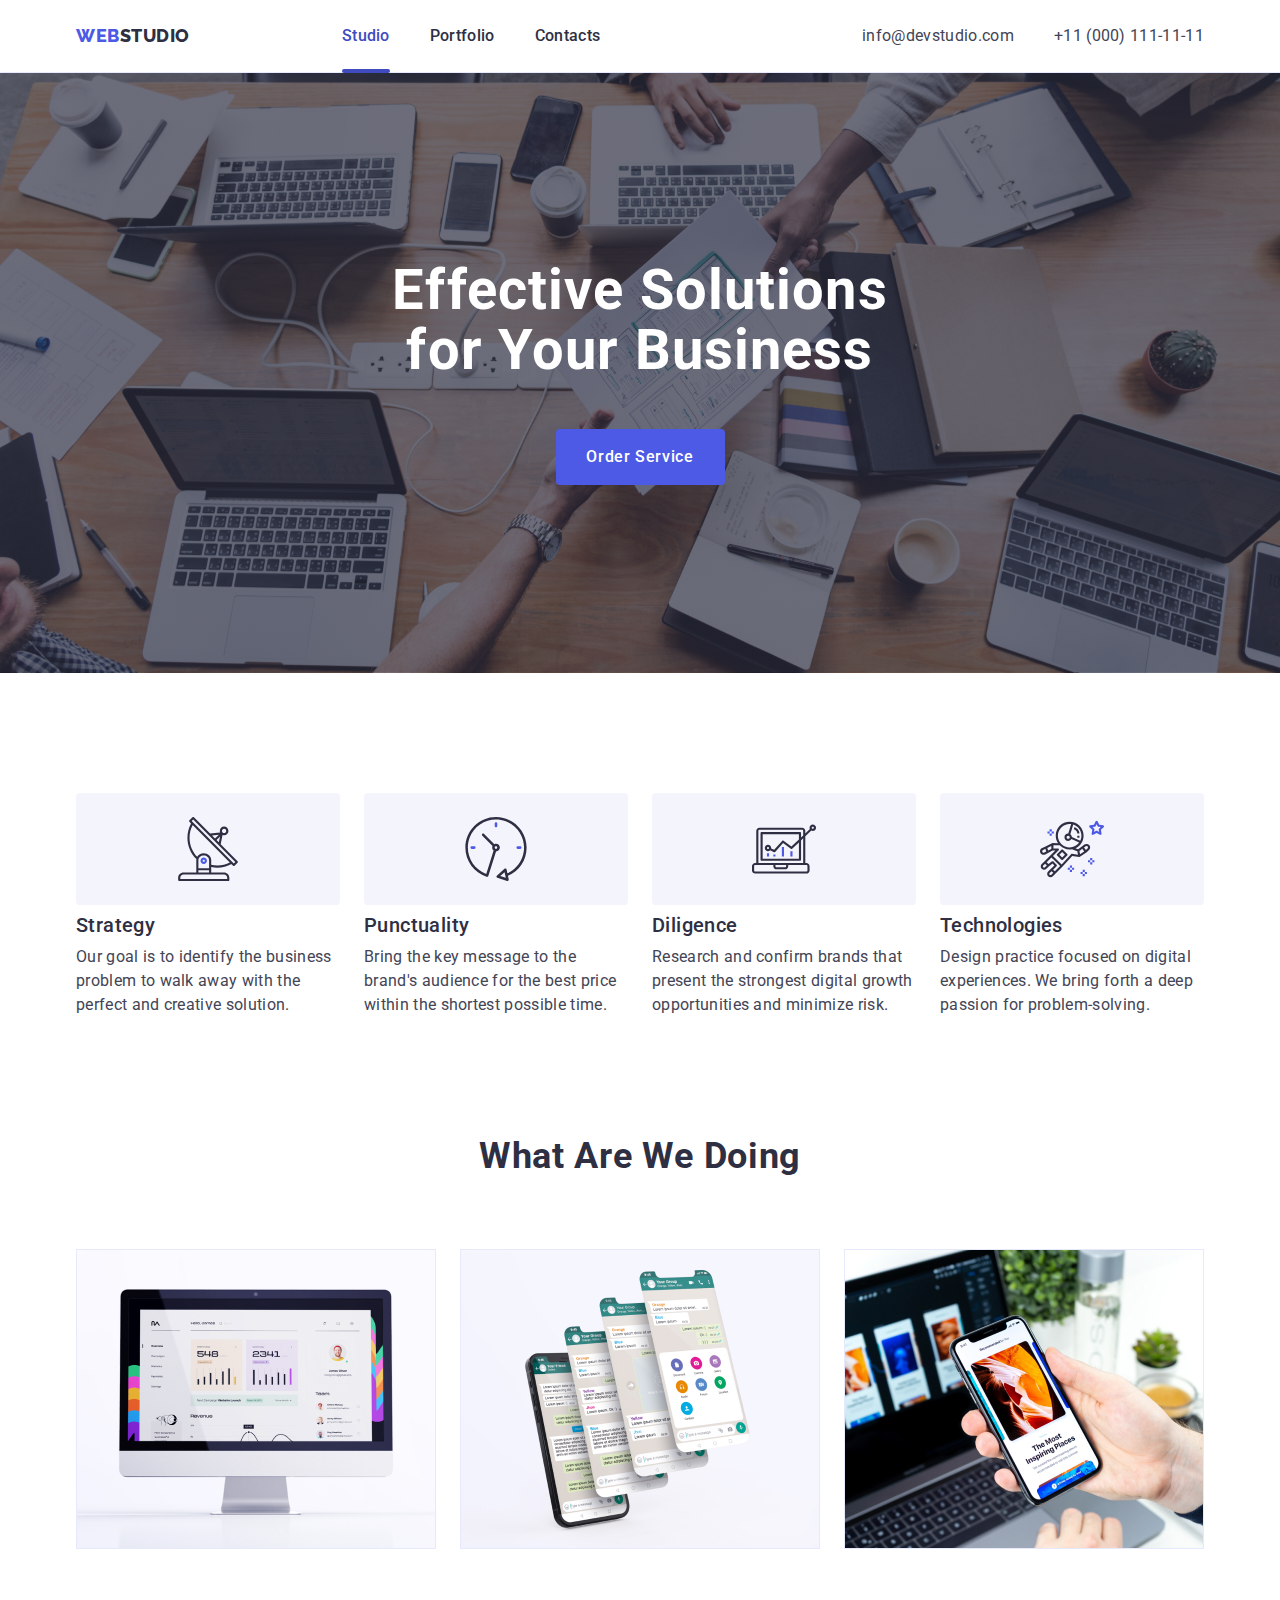
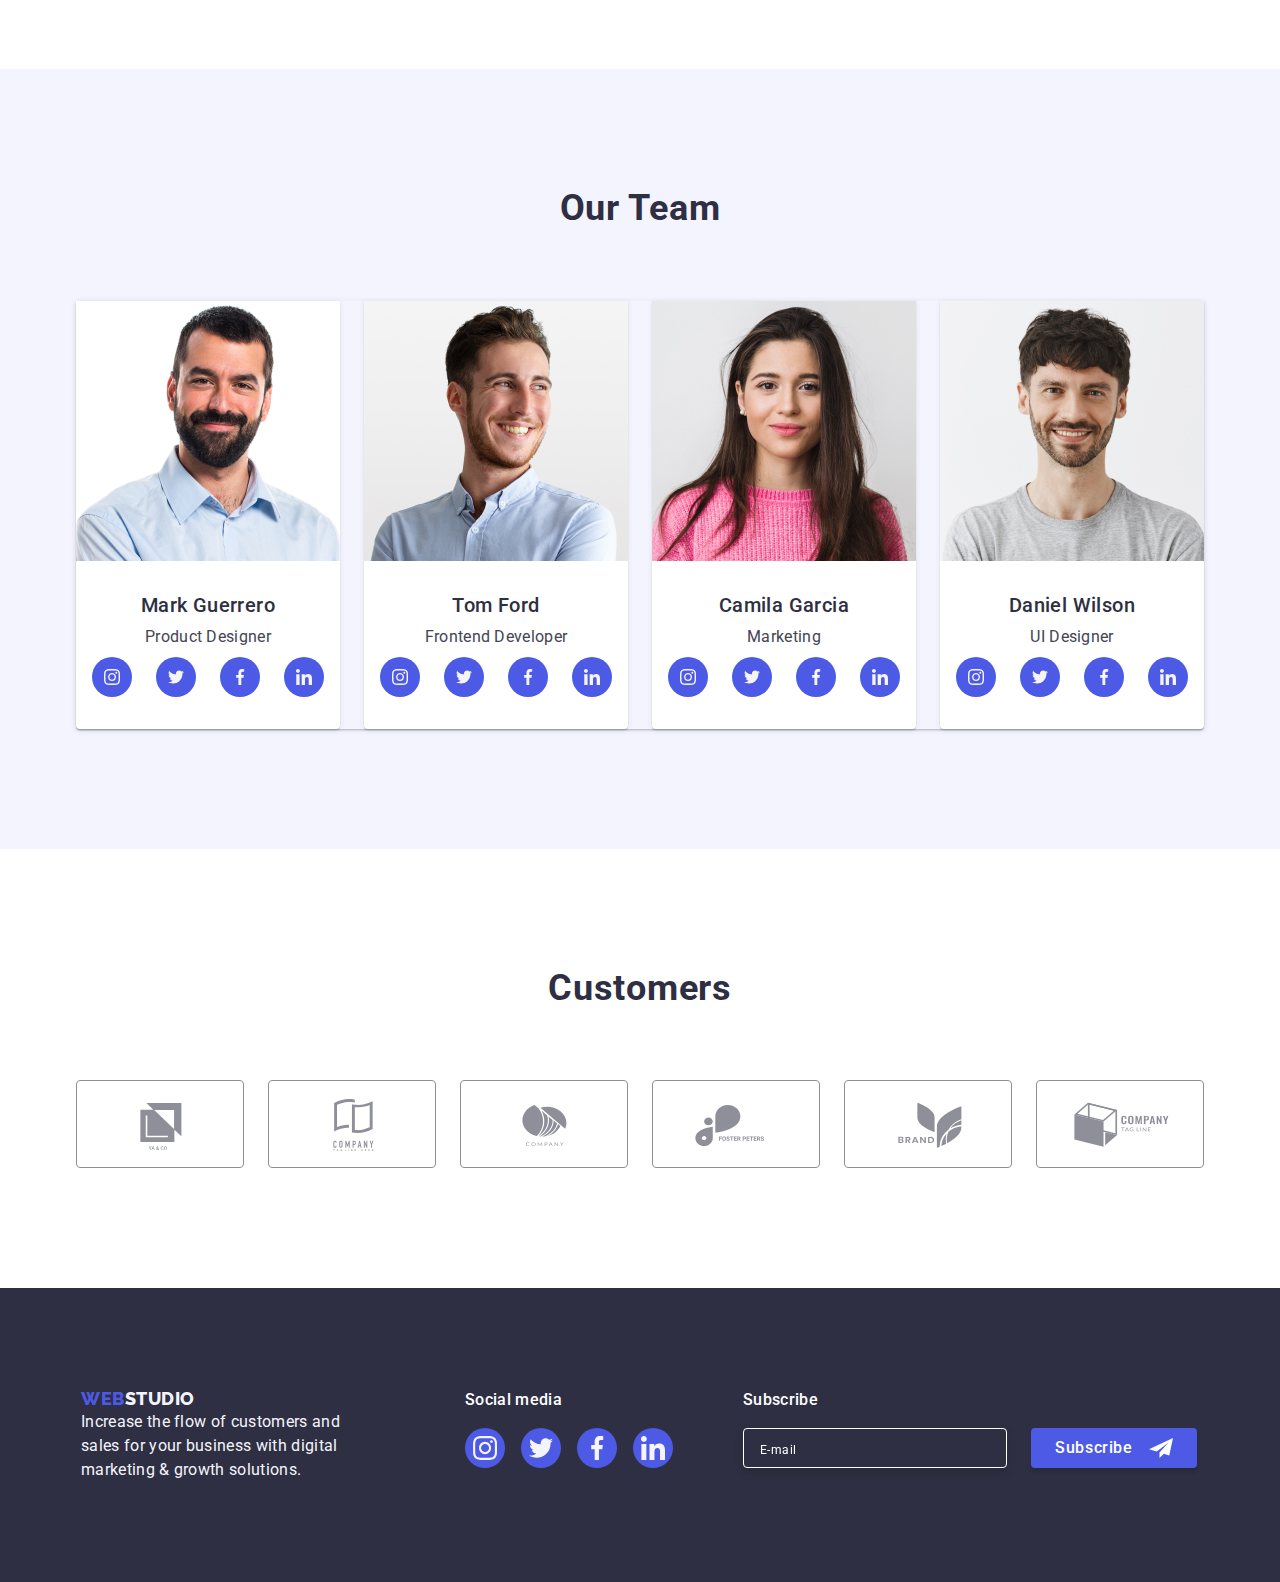
<file: index.html>
<!DOCTYPE html>
 <html lang="en">
 <head>
    <meta charset="UTF-8">
    <meta http-equiv="X-UA-Compatible" content= "IE=edge">
    <meta name="viewport" content="width=device-width, initial-scale=1.0">
    <title>document</title>
   <link
      rel="stylesheet"
      href="https://cdn.jsdelivr.net/npm/modern-normalize@1.1.0/modern-normalize.min.css"
    />
    <link rel="preconnect" href="https://fonts.googleapis.com" />
    <link rel="preconnect" href="https://fonts.gstatic.com" crossorigin />
    <link
      href="https://fonts.googleapis.com/css2?family=Raleway:wght@800&family=Roboto:wght@400;500;700&display=swap"
      rel="stylesheet" />
      <link rel="stylesheet" href="./css/styles.css"/>
      
 </head>
 <body class="body">
    <header class="top-line-body"> 
      <div class="container top-line-body-container">
      <nav class="nav-logo-class"><a class="logo-class-portfolio link "
          href="./index.html">Web<span class="stydio-header-color link ">Studio</span></a>
      <ul class="menu-nav-header list" >
         
      <li class="studio-header-portfolio-link list"><a class="studio-header-portfolio active link" href="./index.html">Studio</a></li>
      <li class="studio-header-portfolio-link list"><a class="studio-header-portfolio link" href="./portfolio.html">Portfolio </a></li>
      <li class="studio-header-portfolio-link list"><a class="studio-header-portfolio link" href="">Contacts</a></li>
       </ul>
       </nav>
        <address class="address-header-address link">
     
      <ul class="address-header-address list"> 

      
         <li class="mail-address-header-address link"> <a class="mail-tel-address-header-address link" href="mailto:info@devstudio.com">info@devstudio.com</a></li>
         <li class="tel-address-header-address link"> <a class="mail-tel-address-header-address link" href="tel:+110001111111">+11 (000) 111-11-11</a></li>
      </ul>
       </address>
       
     </div>
     </header>
                <!--section one    -->
     <main>
     
        <section class="hero-image" >
          <div class="container">
           <h1 class="hero-text" >Effective Solutions for Your Business
            </h1>
          <button  class="button-one"
            type="button" data-modal-open >Order Service
       </button>
      </div>
        </section>
     
                      <!-- section two-->
     <section class="cection-two-cection">
      <div class="container ">
      <h2 class="content-our-actions-title" hidden>Our actions</h2>     
      <ul class="content-our-list list"> 
        <li class="feature-li-feature" >
          <div class="content-our-actions-item-icon">
          <svg class="content-our-actions-icon " width="64" height="64">
              <use href="./images/icon.svg#icon-antenna-1"></use>
            </svg>
         
          </div>
         
            <h3 class="strategy-our-actions" >Strategy</h3>
            <p class="strategy-text-our-actions" >Our goal is to identify the business
            problem to walk away with the perfect and creative solution.
           </p>
         
        </li>
      
      
       
        <li class="feature-li-feature" >
          <div class="content-our-actions-item-icon">
           <svg class="content-our-actions-icon" width="64" height="64">
              <use href="./images/icon.svg#icon-clock-1"></use>
            </svg>
          
            </div>
           <h3 class="strategy-our-actions" >Punctuality</h3>
            <p class="strategy-text-our-actions" >Bring the key message to the brand's audience 
                for the best price within the
                 shortest possible time.
            </p>
         
        </li>
     
      
        <li class="feature-li-feature">
          <div class="content-our-actions-item-icon">
            <svg class="content-our-actions-icon" width="64" height="64">
              <use href="./images/icon.svg#icon-diagram-1"></use>
            </svg>
         
          </div>
          <h3 class="strategy-our-actions" >Diligence</h3>
            <p class="strategy-text-our-actions" > Research and confirm brands that present the
               strongest digital growth opportunities and minimize risk.
            </p>
        
        </li>
     
     
        <li class="feature-li-feature" >
          <div class="content-our-actions-item-icon">
           <svg class="content-our-actions-icon" width="64" height="64">
              <use href="./images/icon.svg#icon-astronaut-1"></use>
            </svg>
          
          </div>
           <h3 class="strategy-our-actions" >Technologies</h3>
               <p class="strategy-text-our-actions" >Design practice focused on digital experiences.
                 We bring forth a deep passion for problem-solving.
              </p>
         
        </li>
       </ul>
      </div>
     </section>
                     <!--section-three-->
     <section class="section-three" >
      <div class="container container-section-three">
      <h2 class="what-are-we-doing list" >What are we doing</h2>
   <ul class="what-are-list list">
   <li class="img-section-three" ><img  src="./images/Rectangle71.jpg" alt="imegs" width="360" height="300"></li>
    <li class="img-section-three"> <img  src="./images/Rectangle72.jpg" alt="imegs" width="360" height="300"></li> 
     <li class="img-section-three" ><img  src="./images/Rectangle73.jpg" alt="imegs" width="360" height="300"></li>
    </ul>
  </div>
     </section>
                    <!--section four-->
     <section class="section-our-team" >
          <div class="image-container container">
       <h2 class="what-are-we-doing list">Our Team</h2>
        <ul class=" ul-our-team-one  list">

          <li class="team-card-one" > 
            <img  src="./images/markguerror.jpg" alt="Mark Guerrero" width="264" height="260">
       
            <div class="our-team-container" >
            <h3 class="our-team-section list" >Mark Guerrero</h3>
             <p class="frontend-developer-text" >
               Product Designer
            </p>
            <ul class="our-team-social-list list">
              <li class="our-team-social-list-item">
                <a href="" class="our-team-social-list-link">
                  <svg
                    class="our-team-social-list-icon"
                    width="16"
                    height="16"
                  >
                    <use href="./images/icon.svg#icon-instagram-2"></use>
                  </svg>
                </a>
              </li>
              <li class="our-team-social-list-item">
                <a href="" class="our-team-social-list-link">
                  <svg
                    class="our-team-social-list-icon"
                    width="16"
                    height="16"
                  >
                    <use href="./images/icon.svg#icon-twitter-1"></use>
                  </svg>
                </a>
              </li>
              <li class="our-team-social-list-item">
                <a href="" class="our-team-social-list-link">
                  <svg
                    class="our-team-social-list-icon"
                    width="16"
                    height="16"
                  >
                    <use href="./images/icon.svg#icon-facebook-1"></use>
                  </svg>
                </a>
              </li>
              <li class="our-team-social-list-item">
                <a href="" class="our-team-social-list-link">
                  <svg
                    class="our-team-social-list-icon"
                    width="16"
                    height="16"
                  >
                    <use href="./images/icon.svg#icon-linkedin-1"></use>
                  </svg>
                </a>
              </li>
            </ul>
         </div>
         
         </li>

         <li class="team-card-one" >
          <img  src="./images/tomford.jpg" alt="Tom Ford" width="264" height="260">
       
        <div class="our-team-container">
          <h3 class="our-team-section list" >Tom Ford</h3>
         <p class="frontend-developer-text" >Frontend Developer</p>
         <ul class="our-team-social-list list">
          <li class="our-team-social-list-item">
            <a href="" class="our-team-social-list-link">
              <svg
                class="our-team-social-list-icon"
                width="16"
                height="16"
              >
                <use href="./images/icon.svg#icon-instagram-2"></use>
              </svg>
            </a>
          </li>
          <li class="our-team-social-list-item">
            <a href="" class="our-team-social-list-link">
              <svg
                class="our-team-social-list-icon"
                width="16"
                height="16"
              >
                <use href="./images/icon.svg#icon-twitter-1"></use>
              </svg>
            </a>
          </li>
          <li class="our-team-social-list-item">
            <a href="" class="our-team-social-list-link">
              <svg
                class="our-team-social-list-icon"
                width="16"
                height="16"
              >
                <use href="./images/icon.svg#icon-facebook-1"></use>
              </svg>
            </a>
          </li>
          <li class="our-team-social-list-item">
            <a href="" class="our-team-social-list-link">
              <svg
                class="our-team-social-list-icon"
                width="16"
                height="16"
              >
                <use href="./images/icon.svg#icon-linkedin-1"></use>
              </svg>
            </a>
          </li>
        </ul>
        </div>
        </li>
      
       
        <li class="team-card-one">
        <img  src="./images/camilagarcia.jpg" alt="Camila Garcia" width="264" height="260">
        <div class="our-team-container">
         <h3 class="our-team-section list">Camila Garcia</h3>
         <p class="frontend-developer-text" >Marketing</p>
         <ul class="our-team-social-list list">
          <li class="our-team-social-list-item">
            <a href="" class="our-team-social-list-link">
              <svg
                class="our-team-social-list-icon"
                width="16"
                height="16"
              >
                <use href="./images/icon.svg#icon-instagram-2"></use>
              </svg>
            </a>
          </li>
          <li class="our-team-social-list-item">
            <a href="" class="our-team-social-list-link">
              <svg
                class="our-team-social-list-icon"
                width="16"
                height="16"
              >
                <use href="./images/icon.svg#icon-twitter-1"></use>
              </svg>
            </a>
          </li>
          <li class="our-team-social-list-item">
            <a href="" class="our-team-social-list-link">
              <svg
                class="our-team-social-list-icon"
                width="16"
                height="16"
              >
                <use href="./images/icon.svg#icon-facebook-1"></use>
              </svg>
            </a>
          </li>
          <li class="our-team-social-list-item">
            <a href="" class="our-team-social-list-link">
              <svg
                class="our-team-social-list-icon"
                width="16"
                height="16"
              >
                <use href="./images/icon.svg#icon-linkedin-1"></use>
              </svg>
            </a>
          </li>
        </ul>
        </div>
      </li>
        <li class="team-card-one">
        <img  src="./images/danielwilson.jpg" alt="Daniel Wilson" width="264" height="260" >
        <div class="our-team-container">
         <h3 class="our-team-section list">Daniel Wilson</h3>
         <p class="frontend-developer-text" >UI Designer</p>
         <ul class="our-team-social-list list">
          <li class="our-team-social-list-item">
            <a href="" class="our-team-social-list-link">
              <svg
                class="our-team-social-list-icon"
                width="16"
                height="16"
              >
                <use href="./images/icon.svg#icon-instagram-2"></use>
              </svg>
            </a>
          </li>
          <li class="our-team-social-list-item">
            <a href="" class="our-team-social-list-link">
              <svg
                class="our-team-social-list-icon"
                width="16"
                height="16"
              >
                <use href="./images/icon.svg#icon-twitter-1"></use>
              </svg>
            </a>
          </li>
          <li class="our-team-social-list-item">
            <a href="" class="our-team-social-list-link">
              <svg
                class="our-team-social-list-icon"
                width="16"
                height="16"
              >
                <use href="./images/icon.svg#icon-facebook-1"></use>
              </svg>
            </a>
          </li>
          <li class="our-team-social-list-item">
            <a href="" class="our-team-social-list-link">
              <svg
                class="our-team-social-list-icon"
                width="16"
                height="16"
              >
                <use href="./images/icon.svg#icon-linkedin-1"></use>
              </svg>
            </a>
          </li>
        </ul>
        </div>
      </li>
        </ul> 
       </div>
      </section>
      
      <!----SECTIONS FIVE ICON-------->
      <section class="our-customers">
        <div class="container">
          <h2 class="header-our-customers">Customers</h2>
          <ul class="our-customers-list list">
            <li class="our-customers-list-item">
              <a href="" class="our-customers-list-item-link">
                <svg class="our-customers-list-icon" width="104" height="56">
                  <use href="./images/icon.svg#icon-Logo"></use>
                </svg>
              </a>
            </li>
            <li class="our-customers-list-item">
              <a href="" class="our-customers-list-item-link">
                <svg class="our-customers-list-icon" width="104" height="56">
                  <use href="./images/icon.svg#icon-Logo-1"></use>
                </svg>
              </a>
            </li>
            <li class="our-customers-list-item">
              <a href="" class="our-customers-list-item-link">
                <svg class="our-customers-list-icon" width="104" height="56">
                  <use href="./images/icon.svg#icon-Logo-2"></use>
                </svg>
              </a>
            </li>
            <li class="our-customers-list-item">
              <a href="" class="our-customers-list-item-link">
                <svg class="our-customers-list-icon" width="104" height="56">
                  <use href="./images/icon.svg#icon-Logo-3"></use>
                </svg>
              </a>
            </li>
            <li class="our-customers-list-item">
              <a href="" class="our-customers-list-item-link">
                <svg class="our-customers-list-icon" width="104" height="56">
                  <use href="./images/icon.svg#icon-Logo-4"></use>
                </svg>
              </a>
            </li>
            <li class="our-customers-list-item">
              <a href="" class="our-customers-list-item-link">
                <svg class="our-customers-list-icon" width="104" height="56">
                  <use href="./images/icon.svg#icon-Logo-5"></use>
                </svg>
              </a>
            </li>
          </ul>
        </div>
      </section>
   </main>
      <footer class="footer-class-portfolio">
       <div class="container footer-class-container"> 
            <div class="container-peage-footer-logo-link">
             <a class="logo-class-portfolio link" href="./index.html">Web<span class="stydio-footer-color link">Studio</span></a>
             <p class=" footer-text-portfolio ">Increase the flow of customers and sales for your
               business with digital marketing & growth solutions.
              </p>
            </div>
          <div>
            <p class="peage-footer-social-text">Social media</p>
             <ul class="peage-footer-social-list list">
            <li class="peage-footer-social-list-item">
            <a href="" class="peage-footer-social-list-link">
              <svg
                class="peage-footer-social-list-icon"
                width="24"
                height="24"
              >
                <use href="./images/icon.svg#icon-instagram-2"></use>
              </svg>
            </a>
            </li>
            <li class="peage-footer-social-list-item">
            <a href="" class="peage-footer-social-list-link">
              <svg
                class="peage-footer-social-list-icon"
                width="24"
                height="24"
              >
                <use href="./images/icon.svg#icon-twitter-1-1"></use>
              </svg>
            </a>
          </li>
          <li class="peage-footer-social-list-item">
            <a href="" class="peage-footer-social-list-link">
           
           <svg
                class="peage-footer-social-list-icon"
                width="24"
                height="24" 
                >
                
              
                <use href="./images/icon.svg#icon-facebook-1-1"></use>
              </svg>
            </a>
          </li>
          <li class="peage-footer-social-list-item">
            <a href="" class="peage-footer-social-list-link">
              <svg
                class="peage-footer-social-list-icon"
                width="24"
                height="24"
              >
                <use href="./images/icon.svg#icon-linkedin-1"></use>
              </svg>
            </a>
          </li>
        </ul>
  </div>
  <div class="container-peage-footer-subscribe">
    <p class="subscribe-text">Subscribe</p>
    
     <form class="footer-form">
    
     <input 
        type="email" 
        name="email" 
        id="in-email" 
        placeholder="E-mail"
        class="footer-modal-mail">
     
      
      <button type="submit" class="btn-subscribe">Subscribe 
      <svg class="subscribe-logo" width="24" height="24">
        <use href="./images/icon.svg#icon-Frame-3-1"></use>   
      </svg>
      
      </button>
     </form>
       </div>

</div>
</div> 
      </footer >
       <!----- Window Animation ----------->
       
    <div class="window-animation-one is-hidden" data-modal>
      <div class="window-configuration">
        <button class="window-configuration-one" type="button" data-modal-close>
         
          <svg class="window-configuration-one-icon" width="8" height="8">
            <use href="./images/icon.svg#icon-close-black"></use>
          </svg>
        </button>
        <p class="modal-window-text">
          Leave your contacts and we will call you back
        </p>
        <form class="modal-form">
          <label class="modal-form-field">
            <span class="modal-form-input-desc">Name</span>
            <span class="modal-form-input-wrapper">
              <input
              type="text"
              name="user_name"
              class="modal-form-input"
              required
              pattern="^[a-zA-Zа-яА-Я]+$"
              minlength="2"
              title="Name must be two words separated by space."
            />
            <svg class="modal-form-input-icon" width="18" height="18">
              <use href="./images/icon.svg#icon-person-black-18dp-1-1"></use>
            </svg>
            </span>
          </label>
          <label class="modal-form-field">
            <span class="modal-form-input-desc">Phone</span>
            <span class="modal-form-input-wrapper">
            <input
              type="tel"
              name="user_pone"
              class="modal-form-input"
              required
              pattern="[0-9]{3}-[0-9]{3}-[0-9]{2}-[0-9]{2}"
              title="xxx-xxx-xx-xx"
            />
            <svg class="modal-form-input-icon" width="18" height="24">
              <use href="./images/icon.svg#icon-phone-black-18dp-1-2-1"></use>
            </svg>
            </span>
          </label>
          <label class="modal-form-field">
            <span class="modal-form-input-desc">Email</span>
            <span class="modal-form-input-wrapper">
            <input
              type="email"
              name="user_email"
              class="modal-form-input"
              required
              pattern="^(?=.*\d)(?=.*[a-z])(?=.*[A-Z])(?!.*\s).*$/"
              title="Please include at least 1 uppercase character, 1 lowercase character, and 1 number."
            />
            <svg class="modal-form-input-icon" width="18" height="24">
              <use href="./images/icon.svg#icon-email-black-18dp-1-1"></use>
            </svg>
            </span>
          </label>
          <label class="modal-form-field">
            <span class="modal-form-input-desc">Comment</span>
            <textarea
              name="user_name"
              class="modal-form-message"
              placeholder="Text input" 
            ></textarea>
          </label>
          <!-----------------------CHECKBOX------------------------->
          
          <input
          id="user-policy"
            type="checkbox"
            class="custom-checkbox"
            name="user_policy"
          />
          <label for= "user-policy" class="fake-checkbox"> 
        <span class="text-checkbox">I accept the terms and conditions of the&nbsp</span>
            <a class="text-link" href="">Privacy Policy</a>
            </label>
          

          <button type="submit" class="modal-form-submit">Send</button>
        </form>
      </div>
      </div>
    </div>

    <script src="./js/modal.js"></script>
</body>
</html>
</file>
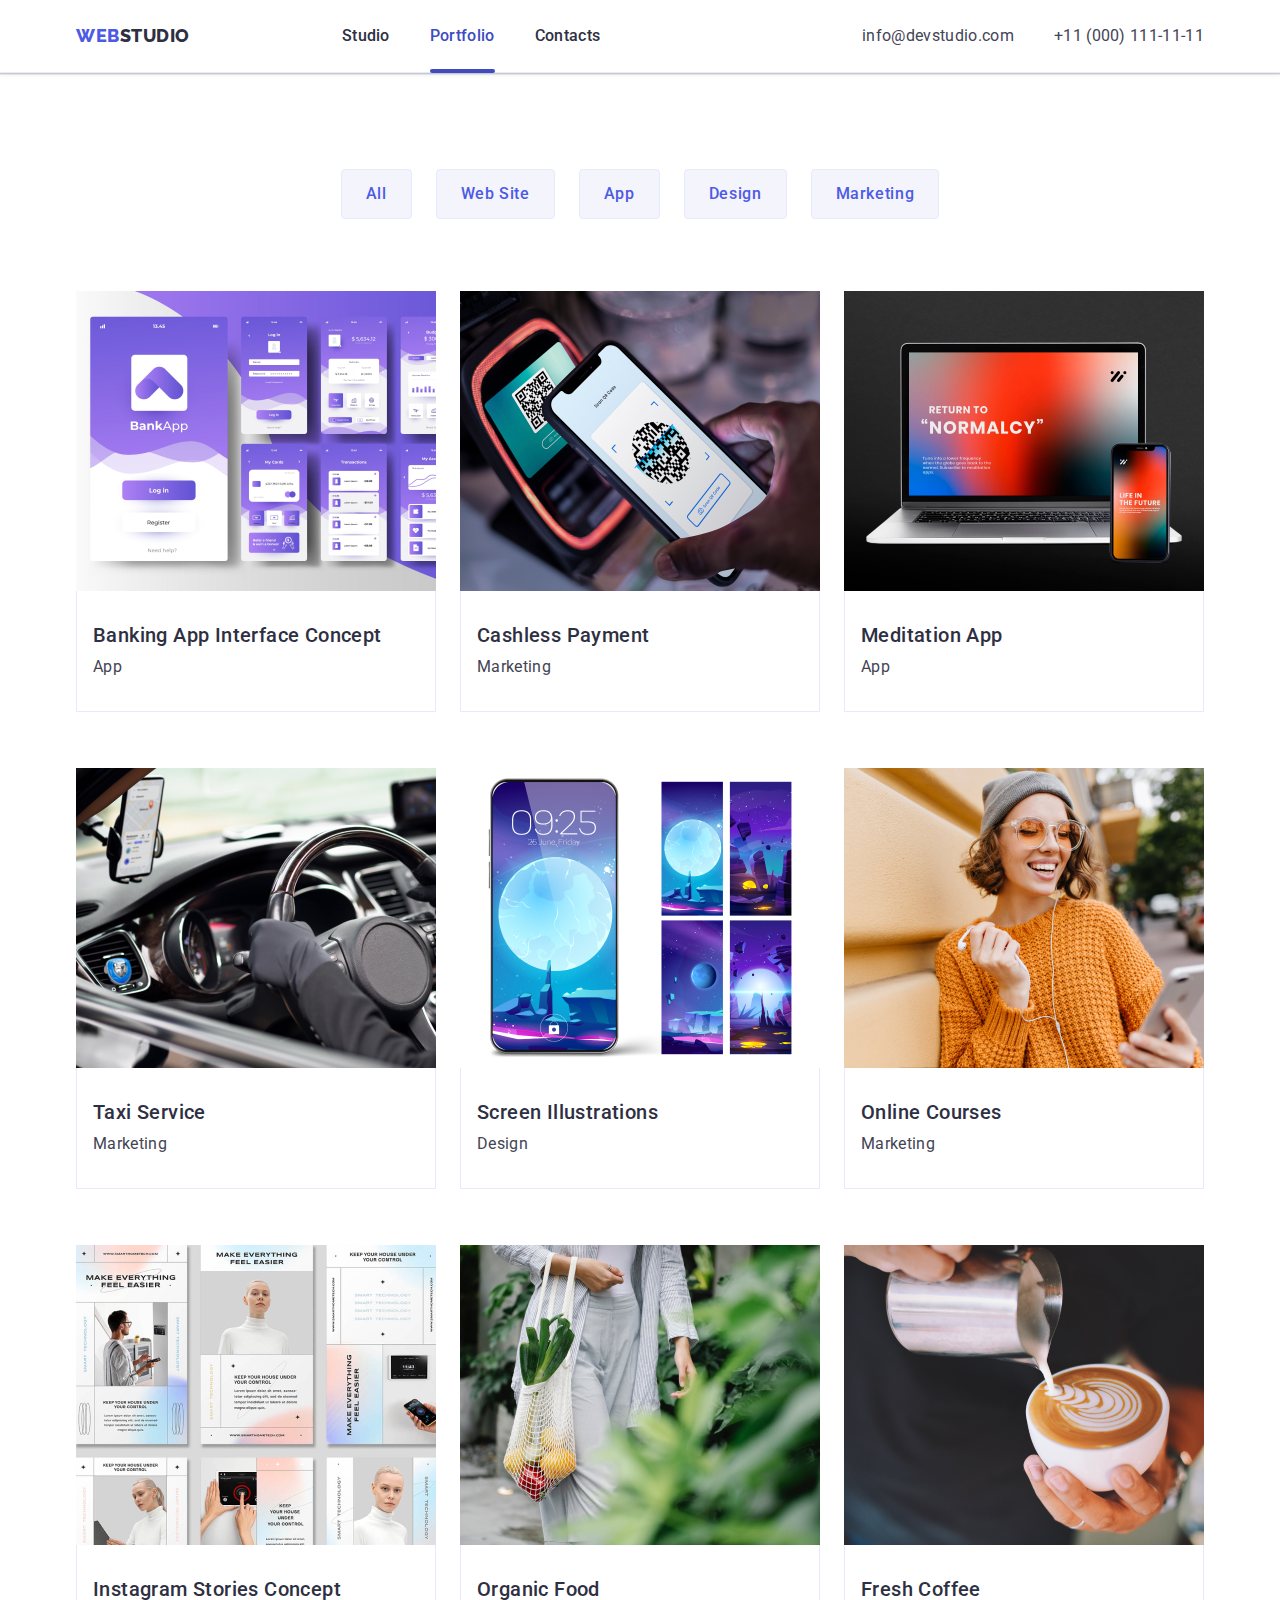
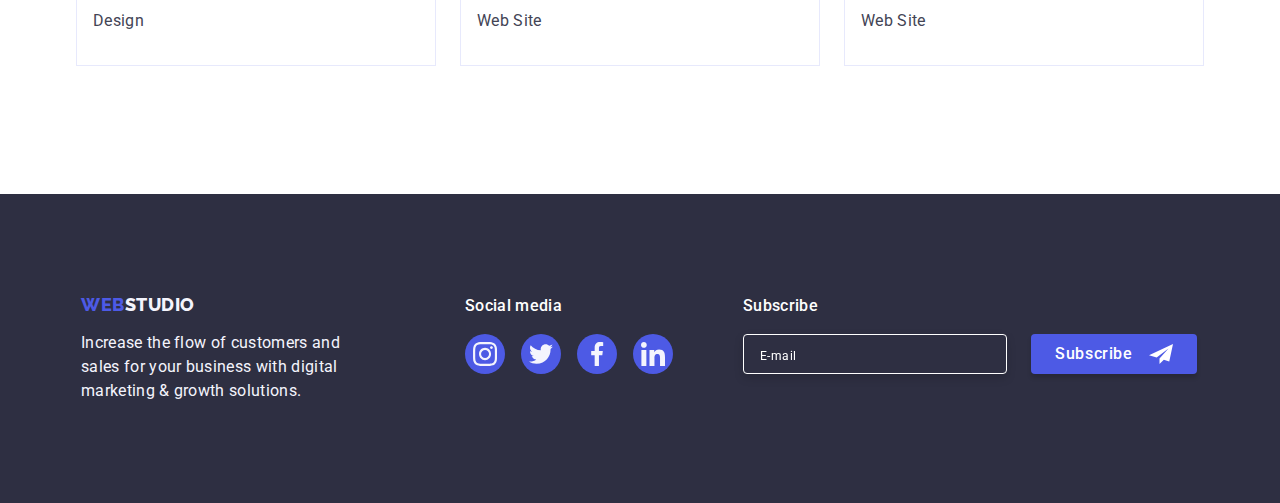
<file: portfolio.html>
<!DOCTYPE html>
<html lang="en">
  <head>
    <meta charset="UTF-8">
    <meta http-equiv="X-UA-Compatible" content="IE=edge">
    <meta name="viewport" content="width=device-width, initial-scale=1.0">
    <title>Document</title>
    <link
     rel="stylesheet"
     href="https://cdn.jsdelivr.net/npm/modern-normalize@1.1.0/modern-normalize.min.css"
   />
     <link rel="preconnect" href="https://fonts.googleapis.com">
     <link rel="preconnect" href="https://fonts.gstatic.com" crossorigin >
     <link rel="stylesheet" href="https://fonts.googleapis.com/css2?family=Raleway:wght@800&family=Roboto:wght@400;500;700&display=swap">
     <link rel="stylesheet" href="./css/styles.css">
     
   </head>
  <body class="body"> 
    
     <header class="top-line-body " > 
      <div class="container top-line-body-container">
         <nav class="nav-logo-class"><a class="logo-class-portfolio link" href="./index.html">Web<span class="stydio-header-color link">Studio</span></a>
          <ul class="menu-nav-header list" >
          <li class="studio-header-portfolio-link list"><a class="studio-header-portfolio link" href="./index.html">Studio</a></li>
          <li class="studio-header-portfolio-link list"><a class="studio-header-portfolio active link"  href="./portfolio.html">Portfolio </a></li>
          <li class="studio-header-portfolio-link list"><a class="studio-header-portfolio link"  href="">Contacts</a></li>
           </ul>
          </nav>
             <address class="address-header-address link">
                <ul class="address-header-address list"> 
                    <li class="mail-address-header-address link"> <a class="mail-tel-address-header-address link" href="mailto:info@devstudio.com">info@devstudio.com</a></li>
                    <li class="tel-address-header-address link"> <a class="mail-tel-address-header-address link" href="tel:+110001111111">+11 (000) 111-11-11</a></li>
                </ul>

             </address>
            </div>
        </header>
                 <!--section one-->

        <main>
         
         <section class="content-portfolio">
          <div class="container">
          <h1 hidden>Portfolio</h1>
          <ul class="menu-nav-list list">
            <li class="portfolio-btn-list list">
            <button class="portfolio-button filters" type="button">All</button>
          
          
          </li>
          <li class="portfolio-btn-list list">
       <button class="portfolio-button filters" type="button">Web Site</button>
        </li>
         <li class="portfolio-btn-list list">
         <button class="portfolio-button filters" type="button">App</button>
        </li>
        <li class="portfolio-btn-list list">
        <button class="portfolio-button filters" type="button">Design</button>
        </li>
        <li class="portfolio-btn-list list">
        <button class="portfolio-button filters" type="button">Marketing</button>
        </li>
        </ul>
   
                <ul class="taxi-five-box-list list"> 
                  <li class="taxi-five-box list ">
                    <a class="box-text-five link" href="">
                      <div class="box-text-five-img-overlay">
                  <img src="./images/img-1.jpg" alt="img-1" width="360" height="300">
                  <p class="overlay">
                    14 Stylish and User-Friendly App Design Concepts · Task
                    Manager App · Calorie Tracker App · Exotic Fruit Ecommerce
                    App · Cloud Storage App
                  </p>
                </div>
                 <div class="container-photo">
                    <h2 class="banking-text-five">Banking App Interface Concept</h2>
                   <p class="five-marketing-text">
                    App
                    </p>
                  </div>
                     </a>

                  </li>



                  <li class="taxi-five-box list"> <a class="box-text-five link" href="">
                    <div class="box-text-five-img-overlay">
                      <img  src="./images/img-2.jpg" alt="img-2" width="360" height="300">
                      <p class="overlay">
                        14 Stylish and User-Friendly App Design Concepts · Task
                        Manager App · Calorie Tracker App · Exotic Fruit Ecommerce
                        App · Cloud Storage App
                      </p>
                    </div>
                    <div class="container-photo">
                  <h2 class="banking-text-five">Cashless Payment</h2>
                 <p class="five-marketing-text">Marketing</p>
               </div>
              </a>
            </li> 


            
               <li class="taxi-five-box list"> <a class="box-text-five link" href="">
                <div class="box-text-five-img-overlay">
                  <img src="./images/img-3.jpg" alt="img-3" width="360" height="300">
                  <p class="overlay">
                    14 Stylish and User-Friendly App Design Concepts · Task
                    Manager App · Calorie Tracker App · Exotic Fruit Ecommerce
                    App · Cloud Storage App
                  </p>
                </div>
              <div class="container-photo">
                   <h2 class="banking-text-five">Meditation App</h2>
                 <p class="five-marketing-text"> App</p>
               </div>
              </a>
              </li> 
             
             
              <li class="taxi-five-box list"> <a class="box-text-five link" href="">
                <div class="box-text-five-img-overlay">

                <img src="./images/img-4.jpg" alt="img-4" width="360" height="300">
                <p class="overlay">
                  14 Stylish and User-Friendly App Design Concepts · Task
                  Manager App · Calorie Tracker App · Exotic Fruit Ecommerce
                  App · Cloud Storage App
                </p>
                </div>
                 <div class="container-photo">
                  <h2 class="banking-text-five">Taxi Service</h2>
                  <p class="five-marketing-text">
                    Marketing
                   </p>
                  </div>
               </a>
                  </li>
                   <li class="taxi-five-box list"> <a class="box-text-five link" href="">
                    <div class="box-text-five-img-overlay">
                      <img  src="./images/img-5.jpg" alt="img-5" width="360" height="300">
                      <p class="overlay">
                        14 Stylish and User-Friendly App Design Concepts · Task
                        Manager App · Calorie Tracker App · Exotic Fruit Ecommerce
                        App · Cloud Storage App
                      </p>
                    </div>
                     <div class="container-photo">
                   <h2 class="banking-text-five">Screen Illustrations</h2>
                <p class="five-marketing-text">Design</p>
             </div>
            </a>
            </li>
              <li class="taxi-five-box list"> <a class="box-text-five link" href="">
                <div class="box-text-five-img-overlay">
                   <img src="./images/img-6.jpg" alt="img-6" width="360" height="300">
                   <p class="overlay">
                    14 Stylish and User-Friendly App Design Concepts · Task
                    Manager App · Calorie Tracker App · Exotic Fruit Ecommerce
                    App · Cloud Storage App
                  </p>
                </div>
                 <div class="container-photo">
                <h2 class="banking-text-five">Online Courses</h2>
                <p class="five-marketing-text">Marketing</p>
              </div>
            </a>
               </li>
            <li class="taxi-five-box list"> <a class="box-text-five link" href="">
              <div class="box-text-five-img-overlay">
                <img src="./images/img-7.jpg" alt="img-7" width="360" height="300">
                <p class="overlay">
                  14 Stylish and User-Friendly App Design Concepts · Task
                  Manager App · Calorie Tracker App · Exotic Fruit Ecommerce
                  App · Cloud Storage App
                </p>
              </div>
              <div class="container-photo">
                   <h2 class="banking-text-five">Instagram Stories Concept</h2>
                  <p class="five-marketing-text">
                    Design
                   </p>
                  </div>
                  </a>
                 </li>
              <li class="taxi-five-box list"> <a class="box-text-five link" href="">
                <div class="box-text-five-img-overlay">
                   <img  src="./images/img-8.jpg" alt="img-8" width="360" height="300">
                   <p class="overlay">
                    14 Stylish and User-Friendly App Design Concepts · Task
                    Manager App · Calorie Tracker App · Exotic Fruit Ecommerce
                    App · Cloud Storage App
                  </p>
                </div>
                <div class="container-photo">
                  <h2 class="banking-text-five">Organic Food</h2>
                <p class="five-marketing-text">Web Site</p>
              </div>
            </a>
               </li>
          <li class="taxi-five-box list"> <a class="box-text-five link" href="">
            <div class="box-text-five-img-overlay">
              <img src="./images/img-9.jpg" alt="img-9" width="360" height="300">
              <p class="overlay">
                14 Stylish and User-Friendly App Design Concepts · Task
                Manager App · Calorie Tracker App · Exotic Fruit Ecommerce
                App · Cloud Storage App
              </p>
            </div>
            <div class="container-photo">
                <h2 class="banking-text-five">Fresh Coffee</h2>
                <p class="five-marketing-text">Web Site</p>
             </div>
             </a>
            </li>
           </ul> 
         
          </div>
          </section>
    </main>
    <footer class="footer-class-portfolio">
     <div class="container footer-class-container">
      <div class="container-peage-footer-logo-link">
        <a class="logo-footer-class-portfolio link" href="./index.html">Web<span class="stydio-footer-color link">Studio</span></a>
         <p class="footer-text-portfolio"> 
      Increase the flow of customers and sales for your
          business with digital marketing & growth solutions.
        </p>
   </div>
   <div class="peage-footer-social">
    <p class="peage-footer-social-text">Social media</p>

    <ul class="peage-footer-social-list list">
      <li class="peage-footer-social-list-item">
        <a href="" class="peage-footer-social-list-link">
          <svg
            class="peage-footer-social-list-icon"
            width="24"
            height="24"
          >
            <use href="./images/icon.svg#icon-instagram-2"></use>
          </svg>
        </a>
      </li>
      <li class="peage-footer-social-list-item">
        <a href="" class="peage-footer-social-list-link">
          <svg
            class="peage-footer-social-list-icon"
            width="24"
            height="24"
          >
            <use href="./images/icon.svg#icon-twitter-1"></use>
          </svg>
        </a>
      </li>
      <li class="peage-footer-social-list-item">
        <a href="" class="peage-footer-social-list-link">
          <svg
            class="peage-footer-social-list-icon"
            width="24"
            height="24"
          >
            <use href="./images/icon.svg#icon-facebook-1"></use>
          </svg>
        </a>
      </li>
      <li class="peage-footer-social-list-item">
        <a href="" class="peage-footer-social-list-link">
          <svg
            class="peage-footer-social-list-icon"
            width="24"
            height="24"
          >
            <use href="./images/icon.svg#icon-linkedin-1-1"></use>
          </svg>
        </a>
      </li>
    </ul>
  </div>
  <div class="container-peage-footer-subscribe">
    <p class="subscribe-text">Subscribe</p>

    <form class="footer-form">
      <input
        type="email"
        name="email"
        id="in-email"
        placeholder="E-mail"
        class="footer-modal-mail"
      />

      <button type="submit" class="btn-subscribe"> Subscribe
        <svg class="subscribe-logo" width="24" height="24">
          <use href="./images/icon.svg#icon-Frame-3-1"></use>
        </svg>
      </button>
    </form>
  </div>
   </div> 
      </footer >
 </body>
</html>
</file>
<file: css/styles.css>
/* body*/
.body {
  font-family: "Roboto", sans-serif;
   color:var(--body-text-color);
   background-color:var(--background-white-color);
    }
  /* header */
  .top-line-body {
    border-bottom: 1px solid #e7e9fc;
    box-shadow: 0px 2px 1px rgba(46, 47, 66, 0.08), 0px 1px 1px rgba(46, 47, 66, 0.16),
     0px 1px 6px rgba(46, 47, 66, 0.08);
    }
    .top-line-body-container{
       display: flex;
      align-items: center;
      
    }
  .menu-nav-header {
    padding-left: 76px;
    display: flex;
    align-items: center;
    gap: 40px;

      }
      .list{ list-style: none;
       
      }
      .studio-header-portfolio-link active {
        color: blue;
      }
      .studio-header-portfolio {

        font-weight: 500;
        font-size: 16px;
        line-height: 1.5;
        letter-spacing: 0.02em;
        color: var(--title-text-color);
        display: block;
        padding: 24px 0;
        transition: color var(--transition-duration-and-func);
        align-items: center;
        position: relative;
        cursor: pointer;
        text-decoration: none;
        

       } 
       
       .studio-header-portfolio::before {
        content: '';
        position: absolute;
        bottom: 0;
        left: 0;
        width: 100%;
        height: 4px;
        background-color: var(--pressed-state-color);
        opacity: 0;
        transition: transform var(--transition-duration-and-func);
        transform: scaleX(0);
    }
      .studio-header-portfolio:hover::before,
      .studio-header-portfolio:focus::before{
        transform: scaleX(1);
        opacity: 1;
      }

       .studio-header-portfolio-link:hover,
       .menu-page-nav-item :focus {
        color: var(--pressed-state-color);
       
       } 

       .studio-header-portfolio-link>.studio-header-portfolio .active .link {
        color: var(--pressed-state-color);
       }
       .active {
        position: relative;
       color:#404BBF;
    }
    
.active::after {
  content: "";
  width: 100%;
  height: 4px;
  border-radius: 2px;
  display: block;
  background-color: var(--pressed-state-color);
  position: absolute;
  left: 0;
  bottom: -1px;
  opacity: 1;
  
}




       .stydio-header-color{
        font-family: var(--secondery-font);
        font-weight: 800;
        font-size: 18px;
        line-height: 1.2;
        letter-spacing: 0.03em;
        color: var(--title-text-color);
        text-transform: uppercase;
      }
      .logo-class-portfolio{
          font-family: var(--secondery-font);
         font-weight: 800;
         font-size: 18px;
         line-height: 1.17;
         letter-spacing: 0.03em;
         color: var(--primary-brand-color);
         text-transform: uppercase;
         margin-right: 76px;
        
      }
      .nav-logo-class{ 
        display: flex;
        align-items: center;
        margin-right: auto;}
              /* adress */
      .address-header-address{
        font-style: normal;
        display: flex;
        align-items: center;
        gap: 40px;}
      
     
     .mail-address-header-address {
        font-family: 'Roboto';
        font-style: normal;
        font-weight: 400;
        font-size: 16px;
        line-height: 1.5;
        letter-spacing: 0.02em;
        color: #434455;}
     .tel-address-header-address {
      font-family: 'Roboto';
      font-style: normal;
      font-weight: 400;
      font-size: 16px;
      line-height: 1.5;
      letter-spacing: 0.02em;
      color: #434455;
      }
      .mail-tel-address-header-address{
        font-style: normal;
        display: flex;
        align-items: center;
        gap: 40px;
        font-style: normal;
        font-weight: 400;
        font-size: 16px;
        line-height: 1.5;
        letter-spacing: 0.02em;
        color: var(--body-text-color);
        transition: color var(--transition-duration-and-func);}
        .mail-tel-address-header-address:hover,
        .mail-tel-address-header-address:focus {
        color: var(--pressed-state-color);
        }
        /* section-one */
      .hero-image {
        background-color: var(--background-dark-color); 
        padding-top: 188px;
        padding-bottom: 188px;
        background-color: var(--background-dark-color);
        background-image: linear-gradient(rgba(46, 47, 66, 0.7), rgba(46, 47, 66, 0.7)),url("../images/people-office\ 1.jpg");
        background-size: cover;
        max-width: 1440px;
        background-repeat: no-repeat;
        background-position: center;
        margin-left: auto;
        margin-right: auto;
       
        }
      .hero-text {

          font-weight: 700;
          font-size: 56px;
          line-height: 1.07;
          letter-spacing: 0.02em;
          max-width: 496px;
          text-align: center;
          margin: 0 auto 48px;
          color: var(--background-white-color);
     }
      .button-one { 
        font-family: "Roboto", sans-serif;
        font-style: normal;
        font-weight: 500;
        font-size: 16px;
        line-height: 1.5;
        letter-spacing: 0.04em;
        color: var(--background-white-color);
        background-color: var(--primary-brand-color);
        cursor: pointer;
        align-items: center;
        border-radius: 4px;
        min-width: 169px;
        height: 56px;
        border: none;
        margin: 0 auto;
        display: block;
        transition: background-color var(--transition-duration-and-func);
        }
    .button-one:hover,
    .button-one:focus {  
      background-color: var(--pressed-state-color);
      color: var(--background-white-color)
     }
        /*cection-2*/
      .cection-two-cection { 
        padding-top: 120px;
        padding-bottom: 120px;




      }
      .content-our-list{  
        display: flex;
        gap: 24px;
    }
     
      .feature-li-feature { 
         
            width: calc((100% - 72px) / 4);
           
       
      }


         .strategy-our-actions 
         {
           font-weight: 500;
           font-size: 20px;
           line-height: 1.2;
           letter-spacing: 0.02em;
           color: var(--title-text-color);
           margin-bottom: 8px;
          }
         
          .strategy-text-our-actions
           {
            font-weight: 400;
            font-size: 16px;
            line-height: 1.5;
            letter-spacing: 0.02em;
            color: var(--body-text-color);
            }
           
           .content-our-actions-item-icon {
            display: flex;
            height: 112px;
            background-color: #F4F4FD;
            justify-content: center;
            align-items: center;
            margin-bottom: 8px;
            border-radius: 4px;
            fill: currentColor;
            
        }
       
                 
             /*section-3*/
            .section-three {
              padding-bottom: 120px;
             }  
            /*what-are-we-doing*/
      .what-are-we-doing
             {
        font-weight: 700;
        font-size: 36px;
        line-height: 1.11;
        text-align: center;
        letter-spacing: 0.02em;

        text-transform: capitalize;
        margin-bottom: 72px;
        color:var(--title-text-color);
            } 
            .what-are-list{
              display: flex;
              flex-wrap: wrap;
              gap: 24px;}   
    .img-section-three {  
      flex-basis: calc((100% - 48px) / 3);
     
      } 
      .rectangle-71 {
        box-sizing: border-box;
        width: 360px;
        height: 300px;
        background: url(2368.jpg);
        border: 1px solid #E7E9FC;
        flex: none;
        order: 0;
        flex-grow: 0;
      }  
                  /*section-4*/
         
         .our-team-social-list-link {
          display: flex;
          justify-content: center;
          align-items: center;
          width: 40px;
          height: 40px;
          border-radius: 50%;
          background-color: var(--primary-brand-color);
          transition: background-color var(--transition-duration-and-func);
      }
      
      .our-team-social-list-link:hover,
      .our-team-social-list-link:focus {
          background-color: var(--pressed-state-color);
      }
      
      .our-team-social-list {
          display: flex;
          justify-content: center;
          gap: 24px;
         padding-top: 8px; 
      }
      
      .our-team-social-list-icon {
          fill: #F4F4FD;
      } 
       
        .section-our-team {
          background-color: var(--background-section-color);
          padding-top: 120px;
          padding-bottom: 120px;
          background-color:  var(--background-section-color);
        background-image:  url("../images/Light-bg.jpg");
        background-size: cover;
        
        background-repeat: no-repeat;
        background-position: center;
        margin-left: auto;
        margin-right: auto;
       
        }
        .our-team-container
        {  
            padding-top: 32px;
             padding-bottom: 32px;
             border-radius: 0px 0px 4px 4px;
        }
         

          .team-card-one {
            
            flex-basis: calc((100% - 72px) / 4);
            background-color: var(--background-white-color);
            box-shadow: 0px 1px 6px rgba(46, 47, 66, 0.08),
                0px 1px 1px rgba(46, 47, 66, 0.16),
                0px 2px 1px rgba(46, 47, 66, 0.08);
        
            border-radius: 0px 0px 4px 4px;;
         }

          .ul-our-team-one {
            display: flex;
            flex-wrap: wrap;
            gap: 24px;
            
            box-shadow: 0px 1px 6px rgba(46, 47, 66, 0.08),
                0px 1px 1px rgba(46, 47, 66, 0.16),
                0px 2px 1px rgba(46, 47, 66, 0.08);
        
            border-radius: 0px 0px 4px 4px;
          }
          .img-mark {
            background: url(man-with-laptop-presenting-something.jpg);
            mix-blend-mode: normal;
            flex: none;
            order: 0;
           flex-grow: 0;}
        .our-team-section  {
          font-family: 'Roboto';
          font-style: normal;
          font-weight: 500;
          font-size: 20px;
          line-height: 24px;
          text-align: center;
          letter-spacing:0.02em;
          color: #2E2F42;
          flex:none;
          order: 0;
          flex-grow:0;
          margin-bottom: 8px;
        }
        
          
            .frontend-developer-text
             {
              font-weight: 400;
              font-size: 16px;
              line-height: 1.5;
              letter-spacing: 0.02em;
              color: var(--body-text-color);
              text-align: center;
            }
           .marketing {
             font-family: 'Roboto';
             font-style: normal;
            font-weight: 400;
             font-size: 16px;
            line-height: 24px;
             text-align: center;
             letter-spacing: 0.02em;
            color: #434455;
            flex: none;
            order: 1;
           flex-grow: 0;
          }  
          /*SECTIONS FIVE ICON*/

.our-customers {
  padding-top: 120px;
  padding-bottom: 120px;
}

.header-our-customers {
  font-weight: 700;
  font-size: 36px;
  line-height: 1.1;
  text-align: center;
  letter-spacing: 0.02em;
  text-transform: capitalize;
  color: var(--title-text-color);
  margin-bottom: 72px;
}

  
.our-customers-list-item-link {
  color: #8E8F99;
  display: flex;
  border: 1px solid #8E8F99;
  justify-content: center;
  align-items: center;
  height: 88px;
  border-radius: 4px;
  
  transition: color var(--transition-duration-and-func),
      border var(--transition-duration-and-func);

}

.our-customers-list-item {
  width: calc((100% - 120px) / 6);
 
 
}


.our-customers-list-item-link:hover,
.our-customers-list-item-link:focus {
    border-color: #404bbf;
    color: #404bbf;}


.our-customers-list {
  display: flex;
  gap: 24px;
  justify-content: center;
  align-items: center;

}

.our-customers-list-icon {
  fill: currentColor;
 
       }
            /*footer*/

          
          .peage-footer-social-list {
            display: flex;
            gap: 16px;
        }  
        .peage-footer-social-list-link {
          display: flex;
          justify-content: center;
          align-items: center;
          width: 40px;
          height: 40px;
          border-radius: 50%;
          background-color: var(--primary-brand-color);
          transition: background-color var(--transition-duration-and-func);
      }
      .peage-footer-social-list-icon {
        fill: #F4F4FD;
    }
    
    .peage-footer-social-list-link:focus,
    .peage-footer-social-list-link:hover {
        background-color: #31D0AA;
    }
    
   
      
     .footer-class-portfolio {
      background: var(--background-dark-color);
      padding-top: 100px;
      padding-bottom: 100px;
      }
      .footer-class-container{
        display: flex;
        align-items: baseline;
        gap: 120px;
        margin-right: 120px;
      }
  
    .logo-footer-class-portfolio
    { 
        color: var(--primary-brand-color);
         font-family: var(--secondery-font);
         font-style: normal;
         font-weight: 800;
         font-size: 18px;
          letter-spacing: 0.03em;
          line-height: 1.17;
              text-transform: uppercase;
           display: inline-block;
      margin-bottom: 16px;

     }
     .footer-text-portfolio
     {
       
       font-style: normal;
       font-weight: 400;
       font-size: 16px;
       line-height: 1.5;
       letter-spacing: 0.02em;
       color: var(--background-section-color);
       width: 264px;
     }
    .window-animation-one .is-hidden
     {
     opacity: 0;
       visibility: hidden;
       pointer-events: none;
  
    } 
    .window-animation-one{
      position: fixed;
      top: 0;
      left: 0;
      z-index: 100;
      width: 100%;
      height: 100%;
      background-color: rgba(46, 47, 66, 0.4);
      transition: opacity var(--transition-duration-and-func),
          visibility var(--transition-duration-and-func);
        }
        .window-configuration{
          position: absolute;
          top: 50%;
          left: 50%;
          transform: translate(-50%, -50%) scale(1);
          width: 408px;
          height: 584px;
          background-color: #FCFCFC;
          box-shadow: 0px 1px 1px rgba(0, 0, 0, 0.14),
              0px 1px 3px rgba(0, 0, 0, 0.12),
              0px 2px 1px rgba(0, 0, 0, 0.2);
          border-radius: 4px;
          transition: var(--transition-duration-and-func);
          opacity: 1;
          padding: 72px 24px 24px;
        }
        .window-configuration-one{
          position: absolute;
          top: 24px;
          right: 24px;
          background-color: #E7E9FC;
          border: 1px solid rgba(0, 0, 0, 0.1);
          width: 24px;
          height: 24px;
          border-radius: 50%;
          justify-content: center;
          align-items: center;
          display: flex;
          padding: 0;
          transition: background-color var(--transition-duration-and-func),
          color var(--transition-duration-and-func);
        }
        .window-configuration-one:hover,
        .window-configuration-one:focus{
          background-color: #404bbf;
          color: #FFFFFF;
        }
       
        .window-configuration-one:hover .window-configuration-one-icon,
        .window-configuration-one:focus .window-configuration-one-icon{
          fill: var(--background-white-color);
        }
        .modal-window-text {
          font-weight: 500;
          font-size: 16px;
          line-height: 1.5;
          letter-spacing: 0.02em;
          color: var(--background-dark-color);
          text-align: center;
          margin-bottom: 16px;
      }
      .modal-form {
        display: flex;
        flex-direction: column;
    
    }
    
    .modal-form-field {
        margin-bottom: 8px;
    }
    
    .modal-form-input {
        width: 100%;
        height: 40px;
        border: 1px solid rgba(46, 47, 66, 0.4);
        border-radius: 4px;
        padding-left: 38px;
        transition: border var(--transition-duration-and-func);
    }
    
    .modal-form-input:focus,
    .modal-form-input:hover {
        outline: none;
        border: 1px solid var(--primary-brand-color);
    
    }
    
    .modal-form-input-desc {
        display: block;
        font-weight: 400;
        font-size: 12px;
        line-height: 1.16;
        color: #8E8F99;
        margin-bottom: 4px;
    
    }
    
    .modal-form-input-wrapper {
        position: relative;
        display: block;
    
    }
    
    
    .modal-form-input-icon {
        display: block;
        position: absolute;
        top: 50%;
        left: 18px;
        transform: translateY(-50%);
        transition: fill var(--transition-duration-and-func);
    }
    
    .modal-form-input:focus+.modal-form-input-icon,
    .modal-form-input:hover+.modal-form-input-icon {
        fill: var(--primary-brand-color);
    
    }
    
    
    .modal-form-message {
        resize: none;
        width: 100%;
        height: 120px;
        border: 1px solid rgba(46, 47, 66, 0.4);
        border-radius: 4px;
        padding: 8px 16px;
        margin-bottom: 16px;
        transition: border var(--transition-duration-and-func);
    
    }
    
    .modal-form-message::placeholder {
        color: rgba(46, 47, 66, 0.4);
        font-weight: 400;
        font-size: 12px;
        line-height: 1.16;
    
    }
    
    .modal-form-message:focus,
    .modal-form-message:hover {
        outline: none;
        border: 1px solid var(--primary-brand-color);
    
    }

    .custom-checkbox {
    position: absolute;
    z-index: -1;
    opacity: 0;
}

.fake-checkbox {
    display: inline-flex;
    align-items: center;
    user-select: none;
    font-weight: 400;
    font-size: 12px;
    line-height: 1.16;
    color: #8E8F99;
    margin-bottom: 24px;
    height: 16px;
}

.fake-checkbox::before {
    content: '';
    display: inline-block;
    width: 16px;
    height: 16px;
    border: 1px solid rgba(46, 47, 66, 0.4);
    border-radius: 2px;
    margin-right: 8px;
    cursor: pointer;
    background-position: center center;
    transition: border var(--transition-duration-and-func),
        border-color var(--transition-duration-and-func),


}



.custom-checkbox:checked+.fake-checkbox::before {
    border: 1px solid rgba(46, 47, 66, 0.4);
    background-image: url(../images/Property\ 1=click.svg);
}

.custom-checkbox:not(:disabled):not(:checked)+.fake-checkbox:hover::before {
    border-color: var(--primary-brand-color);
}


.custom-checkbox:focus+.fake-checkbox::before {
    border: 1px solid rgba(46, 47, 66, 0.4);
}

.text-link {

  color: var(--primary-brand-color);
  
}
.modal-form-submit {

  font-weight: 500;
  font-size: 16px;
  line-height: 1.5;
  letter-spacing: 0.04em;
  color: var(--background-white-color);
  background-color: var(--primary-brand-color);
  box-shadow: 0px 4px 4px rgba(0, 0, 0, 0.15);
  cursor: pointer;
  align-self: center;
  border-radius: 4px;
  min-width: 169px;
  height: 56px;
  border: none;

  transition: color var(--transition-duration-and-func),
      background-color var(--transition-duration-and-func),
      box-shadow var(--transition-duration-and-func);

}

.modal-form-submit:hover,
.modal-form-submit:focus {
  background-color: var(--pressed-state-color);
  color: var(--background-white-color);
  box-shadow: 0px 4px 4px rgba(0, 0, 0, 0.15);
}   

        /* ------portfolio ------*/
        .top-line-nav-ul
        {
         background: #FFFFFF;
         border-bottom: 1px solid #E7E9FC;
         font-family: "Raleway", sans-serif;
        font-weight: 800;
        font-size: 18px;
        line-height: 1.17;
        letter-spacing: 0.03em ;
        text-transform: uppercase;
        color: #434455;}
       .menu-nav-ul{
        font-style: normal;
        display: flex;
        align-items: center;
        gap: 40px;
          }
      .studio-nav-ula{
        font-family: 'Roboto';
       
        font-weight: 500;
        font-size: 16px;
        line-height: 24px;
        letter-spacing: 0.02em;
        color: #2e2f42 ;
        flex: none;
        order: 0;
        flex-grow: 0;
      }

       .mail-adress-mail{
          font-family: 'Roboto';
          font-style: normal;
          font-weight: 400;
          font-size: 16px;
          line-height: 24px;
          letter-spacing: 0.02em;
          color: #434455;}
        .tel-adress-tel{
           font-family: 'Roboto';
          font-style: normal;
          font-weight: 400;
          font-size: 16px;
          line-height: 24px;
          letter-spacing: 0.02em;
          color: #434455;}
          /*section-filters*/
          .content-portfolio
          {
            padding: 96px 0 120px;
            padding-bottom: 120px;
            padding-top: 96px;

            }
            .contacts-address-list-van{
              font-size: 16px;
              line-height: 1.5 ;
              letter-spacing: 0.02em;
              color: #434455;
              }
              .add-re-ss{ font-style: normal;}
             .contacts-address-list {
              font-size: 16px;
              line-height: 1.5 ;
               letter-spacing: 0.02em;
               color: #434455;
              }
          
         .portfolio-button:hover,
         .portfolio-button:focus {
           color: var(--background-white-color);
           background-color: var(--pressed-state-color);
           border: 1px solid transparent;
           box-shadow: 0px 3px 1px rgba(0, 0, 0, 0.1),
            0px 2px 1px rgba(0, 0, 0, 0.08),
             0px 2px 2px rgba(0, 0, 0, 0.12);
          }
           
            
          .portfolio-button {
            font-family: "Roboto", sans-serif;
            font-weight: 500;
            font-size: 16px;
            line-height: 1.5;
            letter-spacing: 0.04em;
            color: var(--primary-brand-color);
            background: var(--background-section-color);
            align-items: center;
            cursor: pointer;
            display: block;
            border: 1px solid #e7e9fc;
            border-radius: 4px;
            padding: 12px 24px;
               transition: background-color var(--transition-duration-and-func),
                  color var(--transition-duration-and-func),
                  border var(--transition-duration-and-func),
                  box-shadow var(--transition-duration-and-func);}
            
        .portfolio-button .filters
        {
              padding: 12px 24px;
              border: 1px solid var(--accent-color);
              min-width: 69px;
              color: var(--primary-brand-color);
              transition: background-color var(--transition-duration-and-func),
                  color var(--transition-duration-and-func),
                  border var(--transition-duration-and-func),
                  box-shadow var(--transition-duration-and-func);}

          .taxi-five-box-list{
            display: flex;
            flex-wrap: wrap;
            column-gap: 24px;
            row-gap: 48px;}
            .taxi-five-box-list:focus .overlay,
            .taxi-five-box-list:hover.overlay{
              transform: translate(0, 0);
            }
         
          .marketing-text{
            font-family: 'Roboto';
            font-style: normal;
            font-weight: 500;
            font-size: 16px;
            line-height: 24px;
            display: flex;
            align-items: center;
            text-align: center;
            letter-spacing: 0.04em;
            color: #4D5AE5;
            flex: none;
            order: 0;
            flex-grow: 0;}
          
          .banking{box-sizing: border-box;
           background: #FFFFFF;
           border: 1px solid #E7E9FC;}
    
      .container-photo{
        padding: 32px 16px;
        border: 1px solid #e7e9fc;
        border-top: none;
        margin-bottom: 8px;
      }
      .box-text-five-img-overlay{
        position: relative;
        overflow: hidden;
      }

     
        
      .menu-nav-list{
        display: flex;
        flex-wrap: wrap;
        gap: 24px;
        align-items: center;
        justify-content: center;
        margin-bottom: 72px;
      }
   
           
  .banking-text-five
  {
    font-weight: 500;
    font-size: 20px;
    line-height: 1.2;
    letter-spacing: 0.02em;
    color: var(--title-text-color);
    margin-bottom: 8px;}
  .five-marketing-text
  {
    font-weight: 400;
    font-size: 16px;
    line-height: 1.5;
    letter-spacing: 0.02em;
    color: var(--body-text-color);}
  
    .taxi-five-box{

      flex-basis: calc((100% - 144/9));
  
      width: 360px;
  
    }
 
      
      .box-text-five{
        display: block;
        transition: box-shadow var(--transition-duration-and-func);
       }
       .box-text-five:focus{
        box-shadow: 0px 1px 6px rgba(46, 47, 66, 0.08),
        0px 1px 1px rgba(46, 47, 66, 0.16),
        0px 2px 1px rgba(46, 47, 66, 0.08);
       }
       .box-text-five:hover{
        box-shadow: 0px 1px 6px rgba(46, 47, 66, 0.08),
        0px 1px 1px rgba(46, 47, 66, 0.16),
        0px 2px 1px rgba(46, 47, 66, 0.08);
       }
       .box-text-five:focus .overlay,
       .box-text-five:hover .overlay{
        transform: translate(0, 0);
       }
       .portfolio-button {
    color: #4d5ae5;
    background-color: #F4F4FD;
        }
          /*footer-2*/
           .container-peage-footer-social-media
           {
            margin-left: 120px;
            }
           .peage-footer-social-text{
            font-weight: 500;
            font-size: 16px;
            line-height: 1.5;
            letter-spacing: 0.02em;
            color: #FFFFFF;
            margin-bottom: 16px;
          }
          .container-peage-footer-logo-link{
            padding-left: 5px;
          }
    
   .footer-class-portfolio
    {
     background: var(--background-dark-color);
     padding-top: 100px;
     padding-bottom: 100px;
     }
       

      .stydio-footer-color{
        font-family: var(--secondery-font);
        font-style: normal;
        font-weight: 800;
        font-size: 18px;
        line-height: 1.17;
        letter-spacing: 0.03em;
        color: var(--background-section-color);
        text-transform: uppercase;
      }
      .link{ text-decoration: none;}
      .link:hover, .link:focus {
        color: #404bbf;} 
        a:hover {
          color: #404bbf;
        }
        .container-peage-footer-subscribe {
          display:block;
         margin-left: -50px;
          
      }
      .subscribe-text {
        font-weight: 500;
        font-size: 16px;
        line-height: 1.5;
        letter-spacing: 0.02em;
        color: var(--background-white-color);
        margin-bottom: 16px;
        
    }
    .footer-form {
      display: flex;
      gap: 24px;
      
  }
  .footer-modal-mail {
    width: 264px;
    height: 40px;
    border: 1px solid var(--background-white-color);
    filter: drop-shadow(0px 4px 4px rgba(0, 0, 0, 0.15));
    border-radius: 4px;
    background-color: var(--background-dark-color);
    color: var(--background-white-color);
    padding: 8px 16px;
    cursor: pointer;
}

.footer-modal-mail::placeholder {
    color: var(--background-white-color);
    font-weight: 400;
    font-size: 12px;
    line-height: 2;
    display: flex;
    align-items: center;
    letter-spacing: 0.04em;
    color: var(--background-white-color);
    opacity: 1;
}
.btn-subscribe {
  background-color: var(--primary-brand-color);
  box-shadow: 0px 4px 4px rgba(0, 0, 0, 0.15);
  cursor: pointer;
  border-radius: 4px;
  min-width: 165px;
  height: 40px;
  border: none;
  display: flex;
  padding: 8px 24px;
  gap: 16px;
  transition: background-color var(--transition-duration-and-func);
  font-weight: 500;
  font-size: 16px;
  line-height: 2;
  letter-spacing: 0.04em;
  color: var(--background-white-color);
  align-items: center;
  justify-content: center;


}

.btn-subscribe:hover,
.btn-subscribe:focus {
  background-color: var(--pressed-state-color);
}
             /* Focus style for links */
              a:focus {
              color: #404bbf;
              }
          
              :root {
                --primari-font: 'Roboto', sans-serif;
                --secondery-font: 'Raleway', sans-serif;
                --title-text-color: #2E2F42;
                --body-text-color: #434455;
                --accent-color: #e7e9fc;
                --primary-brand-color: #4D5AE5;
                --pressed-state-color: #404bbf;
                --background-section-color: #f4f4fd;
                --background-dark-color: #2e2f42;
                --background-white-color: #ffffff;
                --transition-duration-and-func: 250ms cubic-bezier(0.4, 0, 0.2, 1);
            }
            html {
              box-sizing: border-box;
          } 
            


           

            h1,
            h2,
            h3,
            h4,
            p {
              
                margin-top: 0;
                margin-bottom: 0;
                
            }
            
            ul ,li{
                margin-top: 0;
                margin-bottom: 0;
                padding-left: 0;
            
            }
            
            img {
                display: block;
                width: 100%;
                height: auto;
            }
            
            button {
                display: block;
                cursor: pointer;
            }
            *,
            *::before,
            *::after {
            box-sizing: inherit;
}
            
            
            
            .container {
                width: 1158px;
                margin-left: auto;
                margin-right: auto;
                padding-left: 15px;
                padding-right: 15px;
            }
            .overlay {
              position: absolute;
              left: 0;
              top: 0;
              width: 100%;
              height: 100%;
              overflow: auto;
              transform: translate(0, 100%);
              transition: transform var(--transition-duration-and-func);
              font-family: 'Roboto';
              font-weight: 400;
              font-size: 16px;
              line-height: 1.5;
              letter-spacing: 0.02em;
              color: #F4F4FD;
              background-color: rgb(77, 90, 229);
          
              padding-top: 40px;
              padding-left: 32px;
          
              padding-right: 32px;
          
          }
          .is-hidden {
            opacity: 0;
            visibility: hidden;
            pointer-events: none;
          }
          .open-modal:hover {
            opacity: 0.8;
          }
          button.active {
            background-color: var(--pressed-state-color);
          }
</file>
